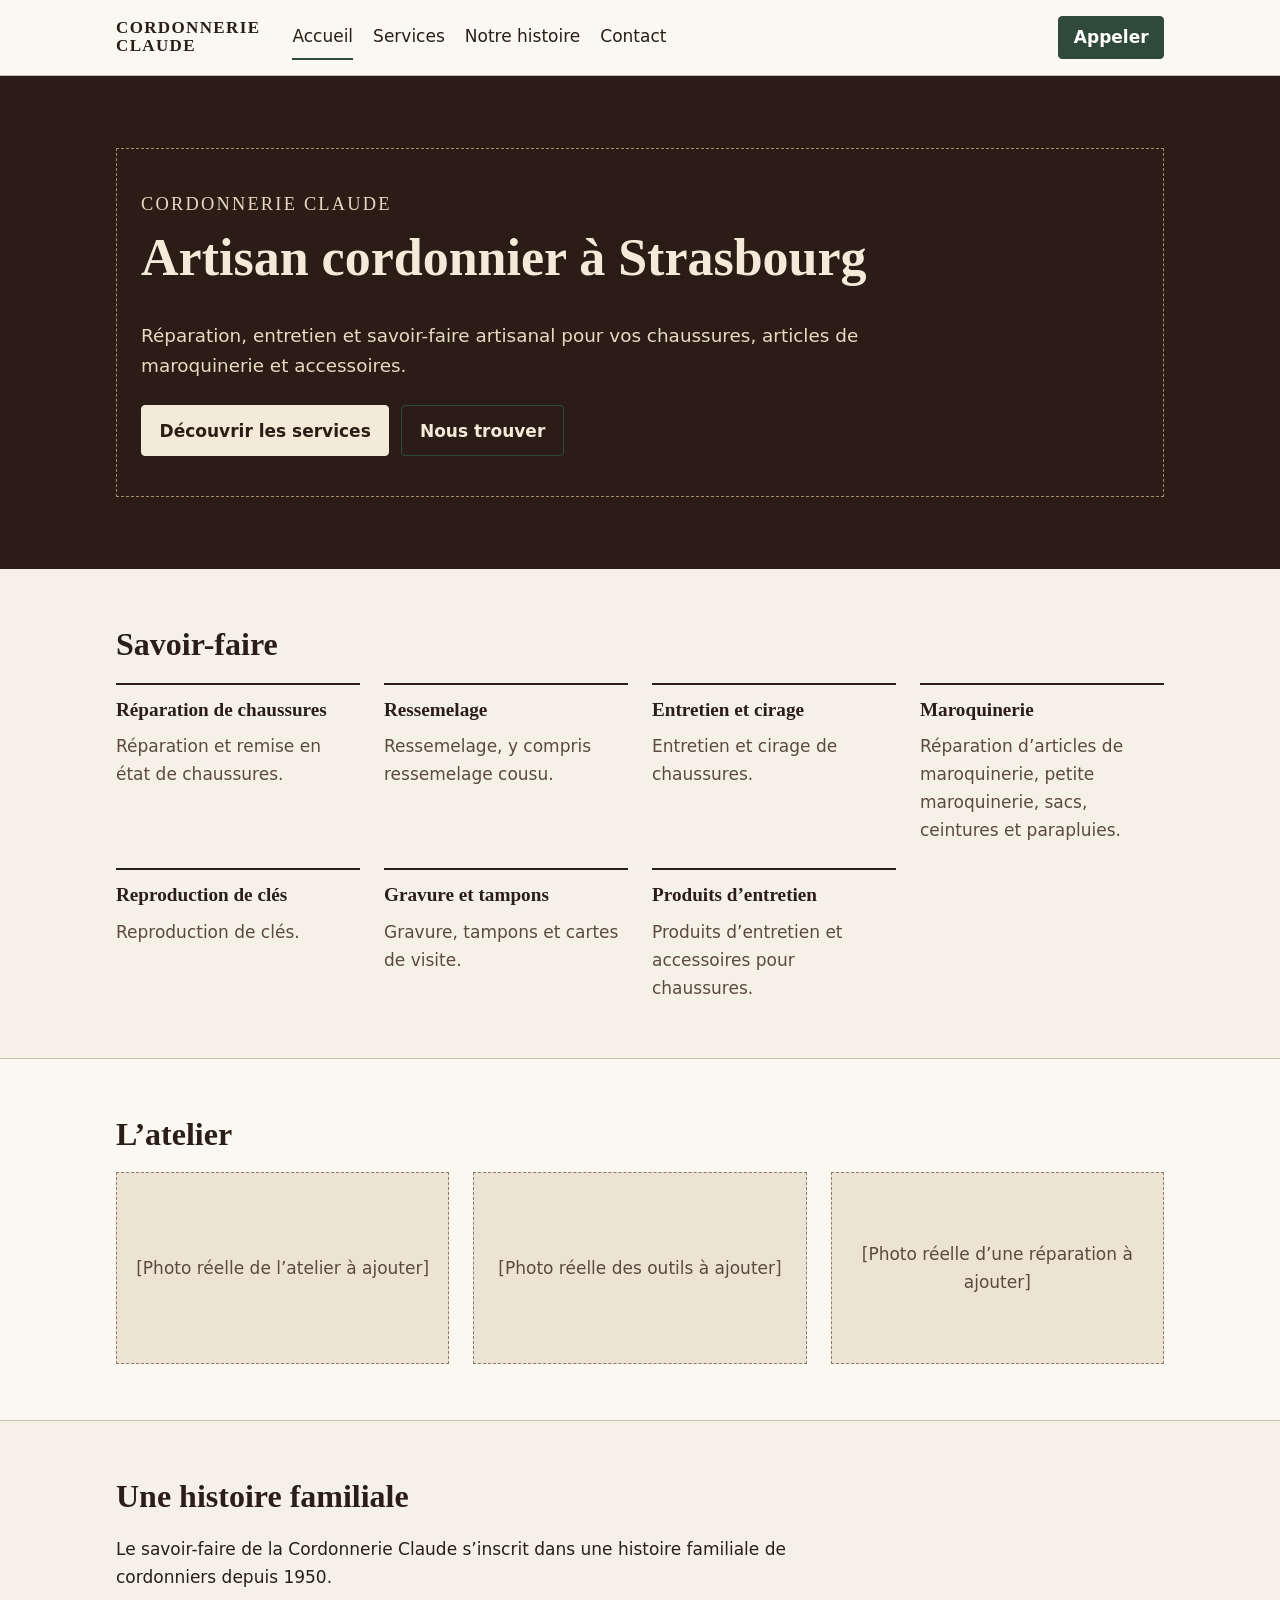
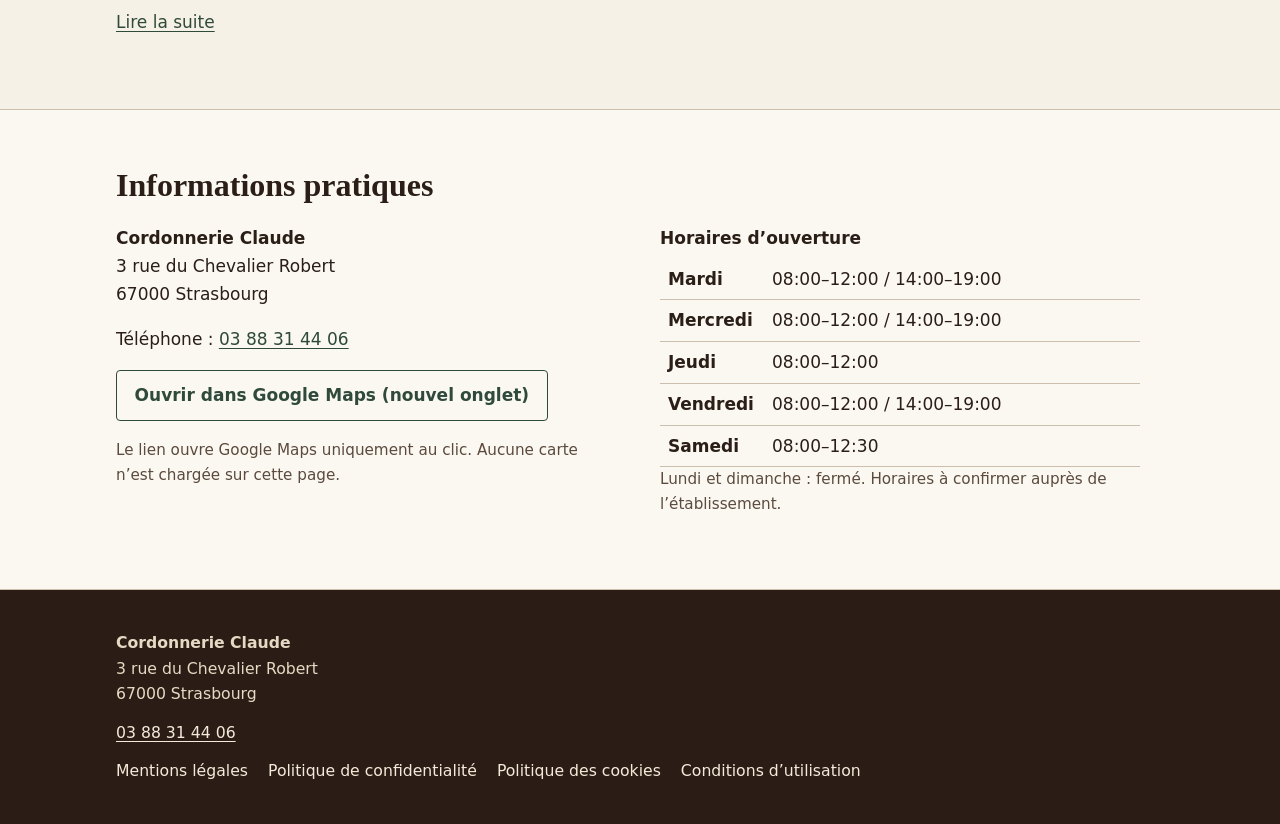
<file: index.html>
<!doctype html>
<html lang="fr"><head><meta charset="utf-8"><meta name="viewport" content="width=device-width,initial-scale=1">
<title>Cordonnerie Claude | Cordonnier à Strasbourg</title><meta name="description" content="Cordonnerie Claude, artisan cordonnier à Strasbourg : réparation de chaussures, ressemelage, maroquinerie, clés et gravure."><meta name='robots' content='noindex, nofollow'>
<link rel="canonical" href="https://DOMAINE-A-CONFIGURER.example/"><link rel="icon" href="favicon.svg" type="image/svg+xml">
<meta property="og:type" content="website"><meta property="og:locale" content="fr_FR"><meta property="og:site_name" content="Cordonnerie Claude">
<meta property="og:title" content="Cordonnerie Claude | Cordonnier à Strasbourg"><meta property="og:description" content="Cordonnerie Claude, artisan cordonnier à Strasbourg : réparation de chaussures, ressemelage, maroquinerie, clés et gravure."><meta property="og:url" content="https://DOMAINE-A-CONFIGURER.example/">
<link rel="stylesheet" href="style.css"><script type='application/ld+json'>{"@context":"https://schema.org","@type":"LocalBusiness","name":"Cordonnerie Claude","telephone":"+33388314406","address":{"@type":"PostalAddress","streetAddress":"3 rue du Chevalier Robert","postalCode":"67000","addressLocality":"Strasbourg","addressCountry":"FR"}}</script></head><body>
<a class="skip" href="#contenu">Aller au contenu</a>
<header class="site"><div class="wrap"><a class="logo" href="index.html">CORDONNERIE<br>CLAUDE</a>
<nav aria-label="Navigation principale"><a href='index.html' aria-current="page">Accueil</a><a href='services.html'>Services</a><a href='histoire.html'>Notre histoire</a><a href='contact.html'>Contact</a></nav><a class="btn small" href="tel:+33388314406">Appeler</a></div></header>
<main id="contenu"><div class="hero"><div class="wrap"><div><p class="kicker">CORDONNERIE CLAUDE</p>
<h1>Artisan cordonnier à Strasbourg</h1><p>Réparation, entretien et savoir-faire artisanal pour vos chaussures, articles de maroquinerie et accessoires.</p>
<div class="actions"><a class="btn" href="services.html">Découvrir les services</a><a class="btn alt" href="#infos">Nous trouver</a></div></div></div></div>
<section><div class="wrap"><h2>Savoir-faire</h2><div class="grid"><div class='item'><h3>Réparation de chaussures</h3><p>Réparation et remise en état de chaussures.</p></div><div class='item'><h3>Ressemelage</h3><p>Ressemelage, y compris ressemelage cousu.</p></div><div class='item'><h3>Entretien et cirage</h3><p>Entretien et cirage de chaussures.</p></div><div class='item'><h3>Maroquinerie</h3><p>Réparation d’articles de maroquinerie, petite maroquinerie, sacs, ceintures et parapluies.</p></div><div class='item'><h3>Reproduction de clés</h3><p>Reproduction de clés.</p></div><div class='item'><h3>Gravure et tampons</h3><p>Gravure, tampons et cartes de visite.</p></div><div class='item'><h3>Produits d’entretien</h3><p>Produits d’entretien et accessoires pour chaussures.</p></div></div></div></section>
<section class="alt"><div class="wrap"><h2>L’atelier</h2><div class="grid">
<div class="ph" role="img" aria-label="Emplacement réservé pour une photo de l’atelier">[Photo réelle de l’atelier à ajouter]</div>
<div class="ph" role="img" aria-label="Emplacement réservé pour une photo des outils">[Photo réelle des outils à ajouter]</div>
<div class="ph" role="img" aria-label="Emplacement réservé pour une photo d’une réparation">[Photo réelle d’une réparation à ajouter]</div></div></div></section>
<section><div class="wrap"><h2>Une histoire familiale</h2><p>Le savoir-faire de la Cordonnerie Claude s’inscrit dans une histoire familiale de cordonniers depuis 1950.</p><p><a href="histoire.html">Lire la suite</a></p></div></section>
<section class='alt' id='infos'><div class='wrap'><h2>Informations pratiques</h2><div class='cols'><div><p><strong>Cordonnerie Claude</strong><br>3 rue du Chevalier Robert<br>67000 Strasbourg</p><p>Téléphone : <a href='tel:+33388314406'>03 88 31 44 06</a></p><p><a class='btn alt' href='https://www.google.com/maps/search/?api=1&query=3+rue+du+Chevalier+Robert+67000+Strasbourg' target='_blank' rel='noopener noreferrer'>Ouvrir dans Google Maps (nouvel onglet)</a></p><p class='note'>Le lien ouvre Google Maps uniquement au clic. Aucune carte n’est chargée sur cette page.</p></div><div><table><caption>Horaires d’ouverture</caption><tbody><tr><th scope='row'>Mardi</th><td>08:00–12:00 / 14:00–19:00</td></tr><tr><th scope='row'>Mercredi</th><td>08:00–12:00 / 14:00–19:00</td></tr><tr><th scope='row'>Jeudi</th><td>08:00–12:00</td></tr><tr><th scope='row'>Vendredi</th><td>08:00–12:00 / 14:00–19:00</td></tr><tr><th scope='row'>Samedi</th><td>08:00–12:30</td></tr></tbody></table><p class='note'>Lundi et dimanche : fermé. Horaires à confirmer auprès de l’établissement.</p></div></div></div></section></main>
<footer class="site"><div class="wrap"><p><strong>Cordonnerie Claude</strong><br>3 rue du Chevalier Robert<br>67000 Strasbourg</p>
<p><a href="tel:+33388314406">03 88 31 44 06</a></p><nav aria-label="Informations légales"><ul><li><a href='mentions-legales.html'>Mentions légales</a></li><li><a href='politique-confidentialite.html'>Politique de confidentialité</a></li><li><a href='politique-cookies.html'>Politique des cookies</a></li><li><a href='conditions-utilisation.html'>Conditions d’utilisation</a></li></ul></nav></div></footer></body></html>
</file>
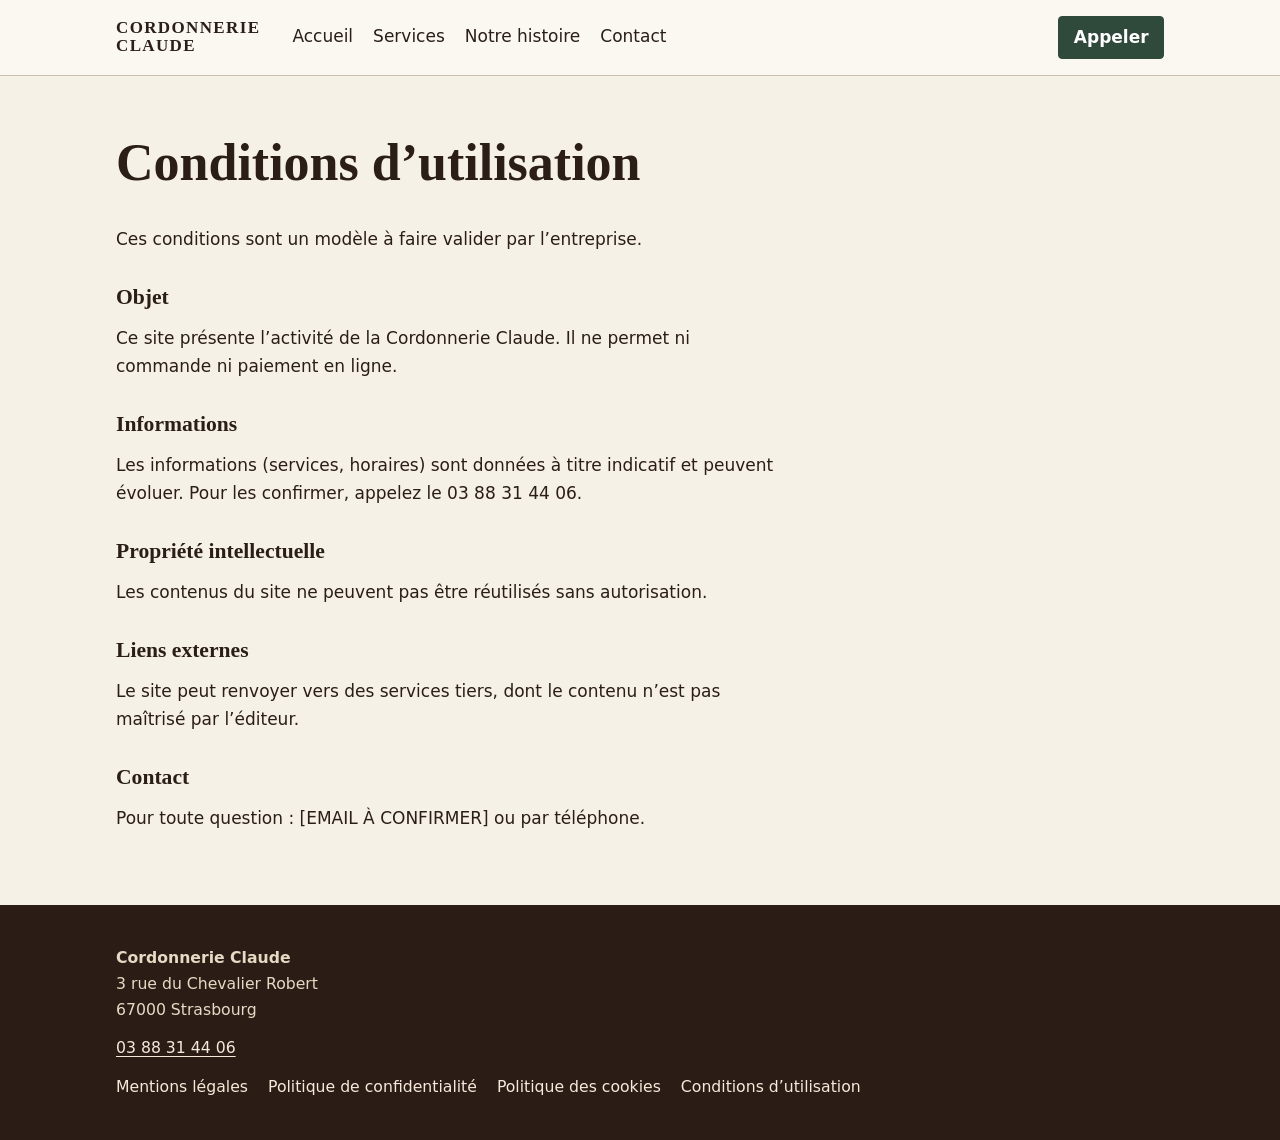
<file: conditions-utilisation.html>
<!doctype html>
<html lang="fr"><head><meta charset="utf-8"><meta name="viewport" content="width=device-width,initial-scale=1">
<title>Conditions d’utilisation | Cordonnerie Claude</title><meta name="description" content="Conditions d’utilisation du site de la Cordonnerie Claude."><meta name='robots' content='noindex, nofollow'>
<link rel="canonical" href="https://DOMAINE-A-CONFIGURER.example/conditions-utilisation/"><link rel="icon" href="favicon.svg" type="image/svg+xml">
<meta property="og:type" content="website"><meta property="og:locale" content="fr_FR"><meta property="og:site_name" content="Cordonnerie Claude">
<meta property="og:title" content="Conditions d’utilisation | Cordonnerie Claude"><meta property="og:description" content="Conditions d’utilisation du site de la Cordonnerie Claude."><meta property="og:url" content="https://DOMAINE-A-CONFIGURER.example/conditions-utilisation/">
<link rel="stylesheet" href="style.css"></head><body>
<a class="skip" href="#contenu">Aller au contenu</a>
<header class="site"><div class="wrap"><a class="logo" href="index.html">CORDONNERIE<br>CLAUDE</a>
<nav aria-label="Navigation principale"><a href='index.html'>Accueil</a><a href='services.html'>Services</a><a href='histoire.html'>Notre histoire</a><a href='contact.html'>Contact</a></nav><a class="btn small" href="tel:+33388314406">Appeler</a></div></header>
<main id="contenu"><section class='legal'><div class='wrap'><h1>Conditions d’utilisation</h1><p>Ces conditions sont un modèle à faire valider par l’entreprise.</p><h2>Objet</h2><p>Ce site présente l’activité de la Cordonnerie Claude. Il ne permet ni commande ni paiement en ligne.</p><h2>Informations</h2><p>Les informations (services, horaires) sont données à titre indicatif et peuvent évoluer. Pour les confirmer, appelez le 03 88 31 44 06.</p><h2>Propriété intellectuelle</h2><p>Les contenus du site ne peuvent pas être réutilisés sans autorisation.</p><h2>Liens externes</h2><p>Le site peut renvoyer vers des services tiers, dont le contenu n’est pas maîtrisé par l’éditeur.</p><h2>Contact</h2><p>Pour toute question : [EMAIL À CONFIRMER] ou par téléphone.</p></div></section></main>
<footer class="site"><div class="wrap"><p><strong>Cordonnerie Claude</strong><br>3 rue du Chevalier Robert<br>67000 Strasbourg</p>
<p><a href="tel:+33388314406">03 88 31 44 06</a></p><nav aria-label="Informations légales"><ul><li><a href='mentions-legales.html'>Mentions légales</a></li><li><a href='politique-confidentialite.html'>Politique de confidentialité</a></li><li><a href='politique-cookies.html'>Politique des cookies</a></li><li><a href='conditions-utilisation.html'>Conditions d’utilisation</a></li></ul></nav></div></footer></body></html>
</file>
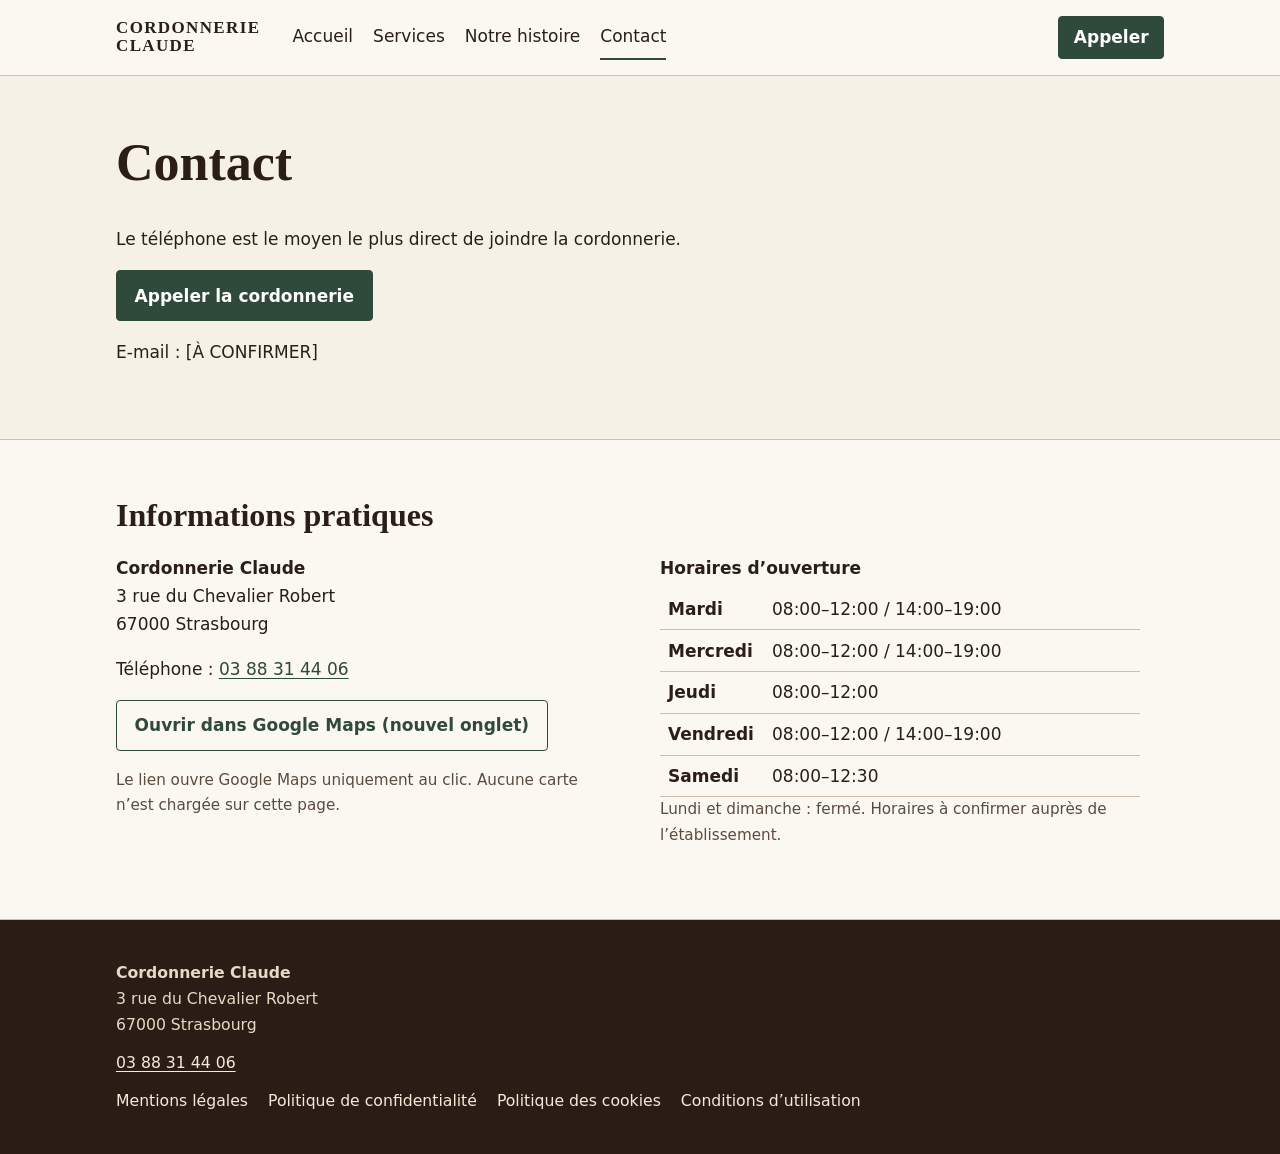
<file: contact.html>
<!doctype html>
<html lang="fr"><head><meta charset="utf-8"><meta name="viewport" content="width=device-width,initial-scale=1">
<title>Contact et horaires | Cordonnerie Claude, Strasbourg</title><meta name="description" content="Adresse, téléphone et horaires de la Cordonnerie Claude, 3 rue du Chevalier Robert à Strasbourg."><meta name='robots' content='noindex, nofollow'>
<link rel="canonical" href="https://DOMAINE-A-CONFIGURER.example/contact/"><link rel="icon" href="favicon.svg" type="image/svg+xml">
<meta property="og:type" content="website"><meta property="og:locale" content="fr_FR"><meta property="og:site_name" content="Cordonnerie Claude">
<meta property="og:title" content="Contact et horaires | Cordonnerie Claude, Strasbourg"><meta property="og:description" content="Adresse, téléphone et horaires de la Cordonnerie Claude, 3 rue du Chevalier Robert à Strasbourg."><meta property="og:url" content="https://DOMAINE-A-CONFIGURER.example/contact/">
<link rel="stylesheet" href="style.css"></head><body>
<a class="skip" href="#contenu">Aller au contenu</a>
<header class="site"><div class="wrap"><a class="logo" href="index.html">CORDONNERIE<br>CLAUDE</a>
<nav aria-label="Navigation principale"><a href='index.html'>Accueil</a><a href='services.html'>Services</a><a href='histoire.html'>Notre histoire</a><a href='contact.html' aria-current="page">Contact</a></nav><a class="btn small" href="tel:+33388314406">Appeler</a></div></header>
<main id="contenu"><section><div class='wrap'><h1>Contact</h1><p>Le téléphone est le moyen le plus direct de joindre la cordonnerie.</p><p><a class='btn' href='tel:+33388314406'>Appeler la cordonnerie</a></p><p>E-mail : [À CONFIRMER]</p></div></section><section class='alt' id='infos'><div class='wrap'><h2>Informations pratiques</h2><div class='cols'><div><p><strong>Cordonnerie Claude</strong><br>3 rue du Chevalier Robert<br>67000 Strasbourg</p><p>Téléphone : <a href='tel:+33388314406'>03 88 31 44 06</a></p><p><a class='btn alt' href='https://www.google.com/maps/search/?api=1&query=3+rue+du+Chevalier+Robert+67000+Strasbourg' target='_blank' rel='noopener noreferrer'>Ouvrir dans Google Maps (nouvel onglet)</a></p><p class='note'>Le lien ouvre Google Maps uniquement au clic. Aucune carte n’est chargée sur cette page.</p></div><div><table><caption>Horaires d’ouverture</caption><tbody><tr><th scope='row'>Mardi</th><td>08:00–12:00 / 14:00–19:00</td></tr><tr><th scope='row'>Mercredi</th><td>08:00–12:00 / 14:00–19:00</td></tr><tr><th scope='row'>Jeudi</th><td>08:00–12:00</td></tr><tr><th scope='row'>Vendredi</th><td>08:00–12:00 / 14:00–19:00</td></tr><tr><th scope='row'>Samedi</th><td>08:00–12:30</td></tr></tbody></table><p class='note'>Lundi et dimanche : fermé. Horaires à confirmer auprès de l’établissement.</p></div></div></div></section></main>
<footer class="site"><div class="wrap"><p><strong>Cordonnerie Claude</strong><br>3 rue du Chevalier Robert<br>67000 Strasbourg</p>
<p><a href="tel:+33388314406">03 88 31 44 06</a></p><nav aria-label="Informations légales"><ul><li><a href='mentions-legales.html'>Mentions légales</a></li><li><a href='politique-confidentialite.html'>Politique de confidentialité</a></li><li><a href='politique-cookies.html'>Politique des cookies</a></li><li><a href='conditions-utilisation.html'>Conditions d’utilisation</a></li></ul></nav></div></footer></body></html>
</file>
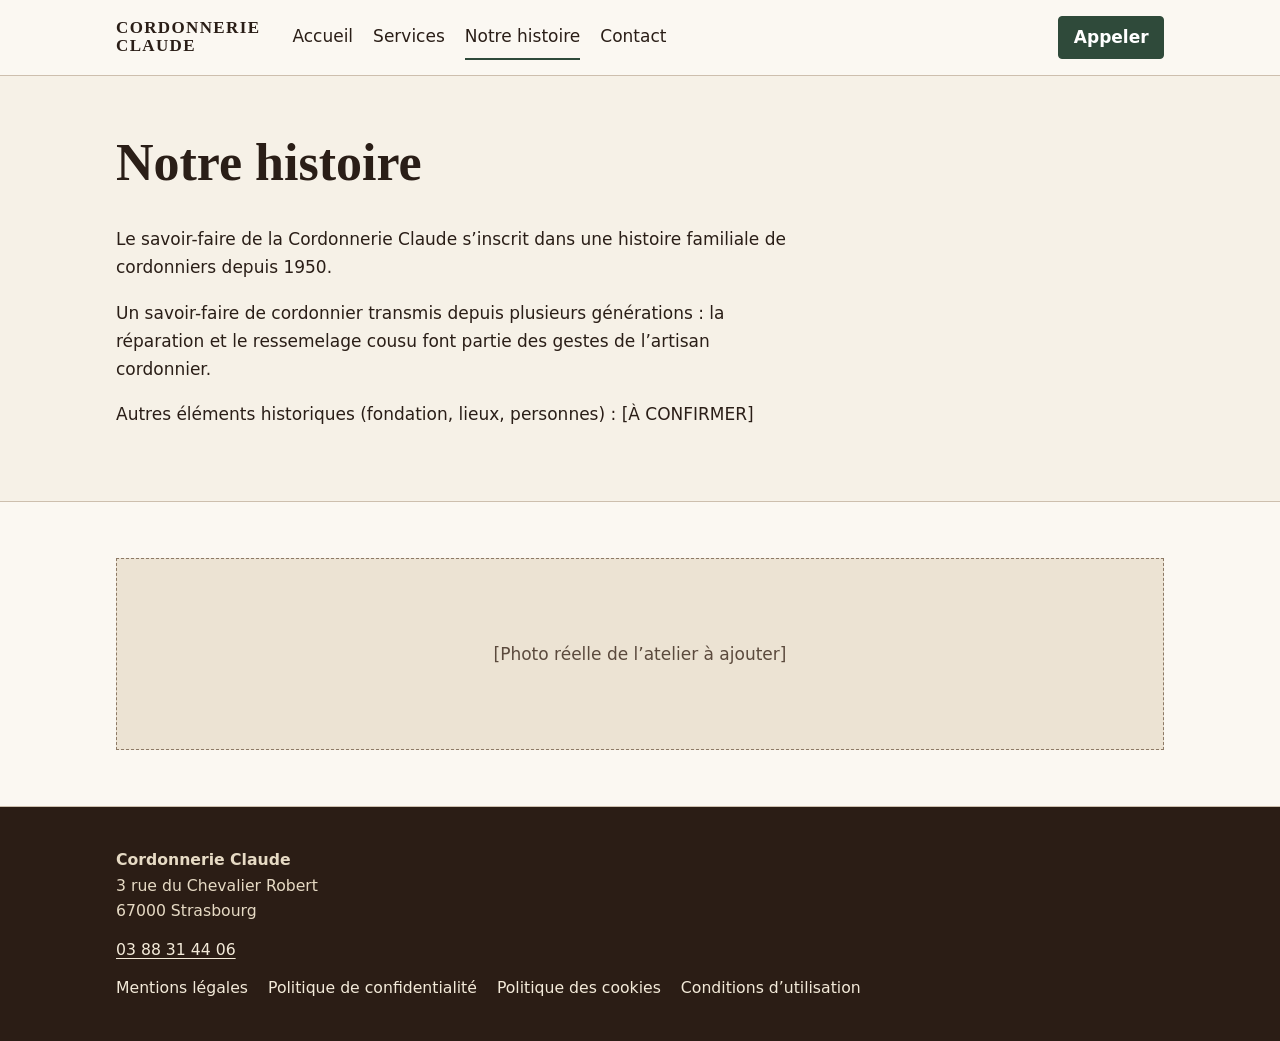
<file: histoire.html>
<!doctype html>
<html lang="fr"><head><meta charset="utf-8"><meta name="viewport" content="width=device-width,initial-scale=1">
<title>Notre histoire | Cordonnerie Claude, Strasbourg</title><meta name="description" content="Un savoir-faire de cordonnier transmis depuis plusieurs générations, à Strasbourg."><meta name='robots' content='noindex, nofollow'>
<link rel="canonical" href="https://DOMAINE-A-CONFIGURER.example/histoire/"><link rel="icon" href="favicon.svg" type="image/svg+xml">
<meta property="og:type" content="website"><meta property="og:locale" content="fr_FR"><meta property="og:site_name" content="Cordonnerie Claude">
<meta property="og:title" content="Notre histoire | Cordonnerie Claude, Strasbourg"><meta property="og:description" content="Un savoir-faire de cordonnier transmis depuis plusieurs générations, à Strasbourg."><meta property="og:url" content="https://DOMAINE-A-CONFIGURER.example/histoire/">
<link rel="stylesheet" href="style.css"></head><body>
<a class="skip" href="#contenu">Aller au contenu</a>
<header class="site"><div class="wrap"><a class="logo" href="index.html">CORDONNERIE<br>CLAUDE</a>
<nav aria-label="Navigation principale"><a href='index.html'>Accueil</a><a href='services.html'>Services</a><a href='histoire.html' aria-current="page">Notre histoire</a><a href='contact.html'>Contact</a></nav><a class="btn small" href="tel:+33388314406">Appeler</a></div></header>
<main id="contenu"><section><div class='wrap'><h1>Notre histoire</h1><p>Le savoir-faire de la Cordonnerie Claude s’inscrit dans une histoire familiale de cordonniers depuis 1950.</p><p>Un savoir-faire de cordonnier transmis depuis plusieurs générations : la réparation et le ressemelage cousu font partie des gestes de l’artisan cordonnier.</p><p>Autres éléments historiques (fondation, lieux, personnes) : [À CONFIRMER]</p></div></section><section class='alt'><div class='wrap'><div class='ph' role='img' aria-label='Emplacement réservé pour une photo'>[Photo réelle de l’atelier à ajouter]</div></div></section></main>
<footer class="site"><div class="wrap"><p><strong>Cordonnerie Claude</strong><br>3 rue du Chevalier Robert<br>67000 Strasbourg</p>
<p><a href="tel:+33388314406">03 88 31 44 06</a></p><nav aria-label="Informations légales"><ul><li><a href='mentions-legales.html'>Mentions légales</a></li><li><a href='politique-confidentialite.html'>Politique de confidentialité</a></li><li><a href='politique-cookies.html'>Politique des cookies</a></li><li><a href='conditions-utilisation.html'>Conditions d’utilisation</a></li></ul></nav></div></footer></body></html>
</file>
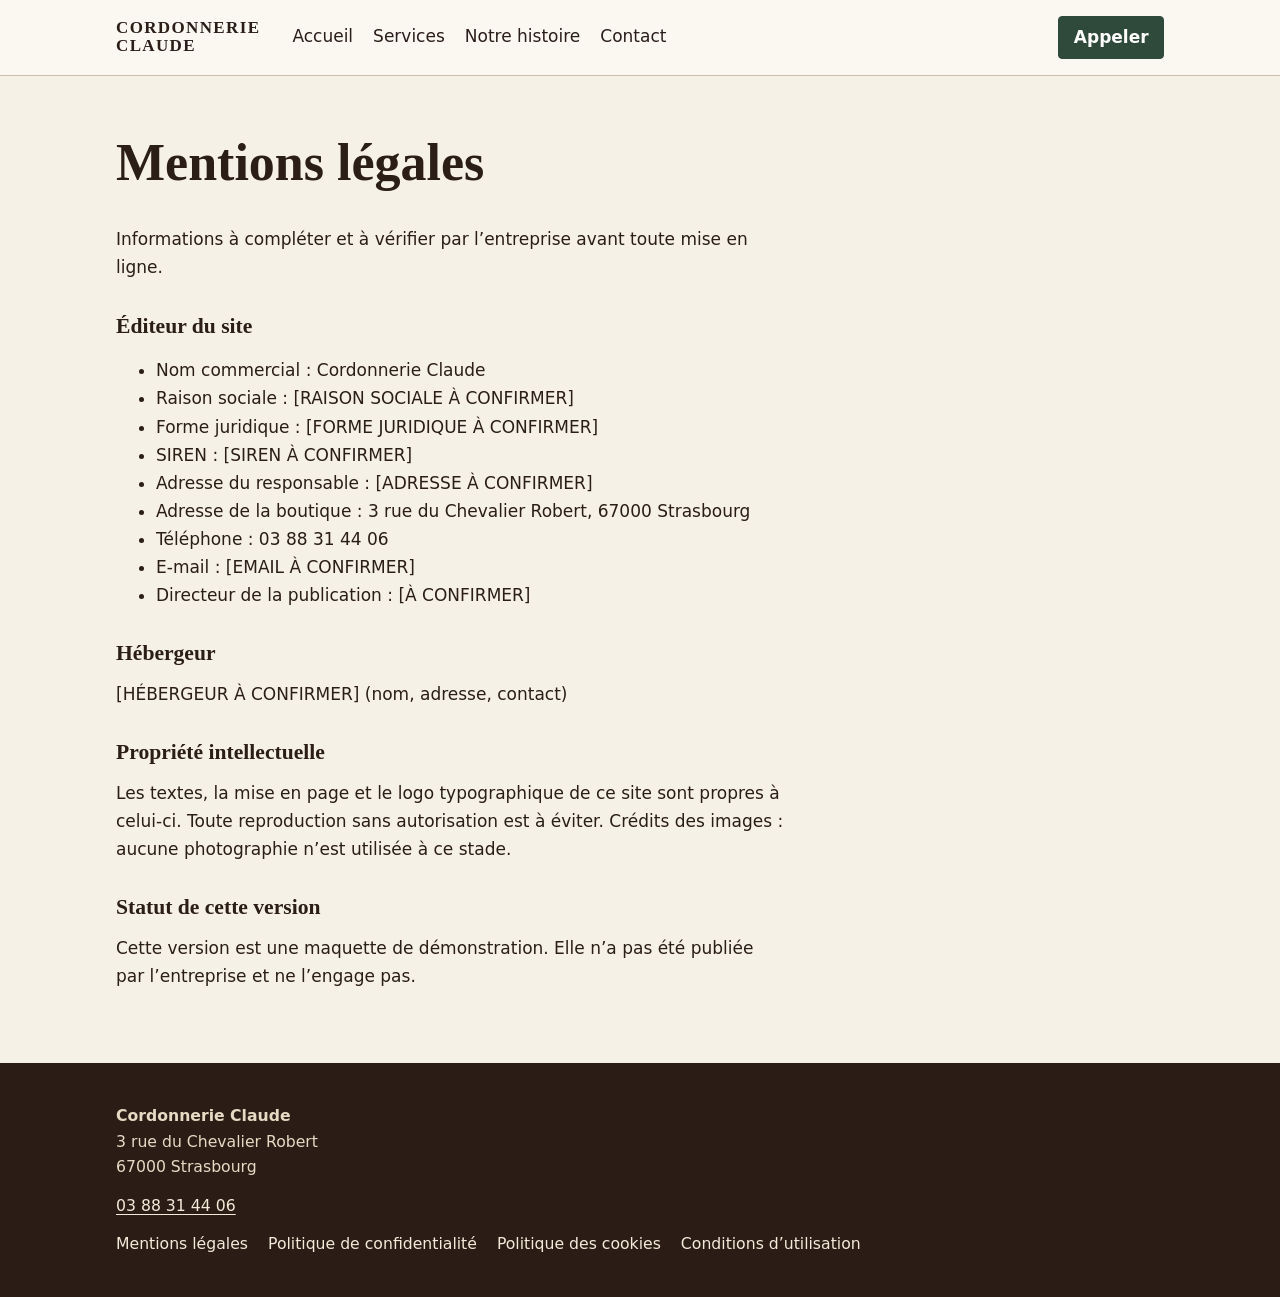
<file: mentions-legales.html>
<!doctype html>
<html lang="fr"><head><meta charset="utf-8"><meta name="viewport" content="width=device-width,initial-scale=1">
<title>Mentions légales | Cordonnerie Claude</title><meta name="description" content="Mentions légales de la Cordonnerie Claude."><meta name='robots' content='noindex, nofollow'>
<link rel="canonical" href="https://DOMAINE-A-CONFIGURER.example/mentions-legales/"><link rel="icon" href="favicon.svg" type="image/svg+xml">
<meta property="og:type" content="website"><meta property="og:locale" content="fr_FR"><meta property="og:site_name" content="Cordonnerie Claude">
<meta property="og:title" content="Mentions légales | Cordonnerie Claude"><meta property="og:description" content="Mentions légales de la Cordonnerie Claude."><meta property="og:url" content="https://DOMAINE-A-CONFIGURER.example/mentions-legales/">
<link rel="stylesheet" href="style.css"></head><body>
<a class="skip" href="#contenu">Aller au contenu</a>
<header class="site"><div class="wrap"><a class="logo" href="index.html">CORDONNERIE<br>CLAUDE</a>
<nav aria-label="Navigation principale"><a href='index.html'>Accueil</a><a href='services.html'>Services</a><a href='histoire.html'>Notre histoire</a><a href='contact.html'>Contact</a></nav><a class="btn small" href="tel:+33388314406">Appeler</a></div></header>
<main id="contenu"><section class='legal'><div class='wrap'><h1>Mentions légales</h1><p>Informations à compléter et à vérifier par l’entreprise avant toute mise en ligne.</p><h2>Éditeur du site</h2><ul><li>Nom commercial : Cordonnerie Claude</li><li>Raison sociale : [RAISON SOCIALE À CONFIRMER]</li><li>Forme juridique : [FORME JURIDIQUE À CONFIRMER]</li><li>SIREN : [SIREN À CONFIRMER]</li><li>Adresse du responsable : [ADRESSE À CONFIRMER]</li><li>Adresse de la boutique : 3 rue du Chevalier Robert, 67000 Strasbourg</li><li>Téléphone : 03 88 31 44 06</li><li>E-mail : [EMAIL À CONFIRMER]</li><li>Directeur de la publication : [À CONFIRMER]</li></ul><h2>Hébergeur</h2><p>[HÉBERGEUR À CONFIRMER] (nom, adresse, contact)</p><h2>Propriété intellectuelle</h2><p>Les textes, la mise en page et le logo typographique de ce site sont propres à celui-ci. Toute reproduction sans autorisation est à éviter. Crédits des images : aucune photographie n’est utilisée à ce stade.</p><h2>Statut de cette version</h2><p>Cette version est une maquette de démonstration. Elle n’a pas été publiée par l’entreprise et ne l’engage pas.</p></div></section></main>
<footer class="site"><div class="wrap"><p><strong>Cordonnerie Claude</strong><br>3 rue du Chevalier Robert<br>67000 Strasbourg</p>
<p><a href="tel:+33388314406">03 88 31 44 06</a></p><nav aria-label="Informations légales"><ul><li><a href='mentions-legales.html'>Mentions légales</a></li><li><a href='politique-confidentialite.html'>Politique de confidentialité</a></li><li><a href='politique-cookies.html'>Politique des cookies</a></li><li><a href='conditions-utilisation.html'>Conditions d’utilisation</a></li></ul></nav></div></footer></body></html>
</file>
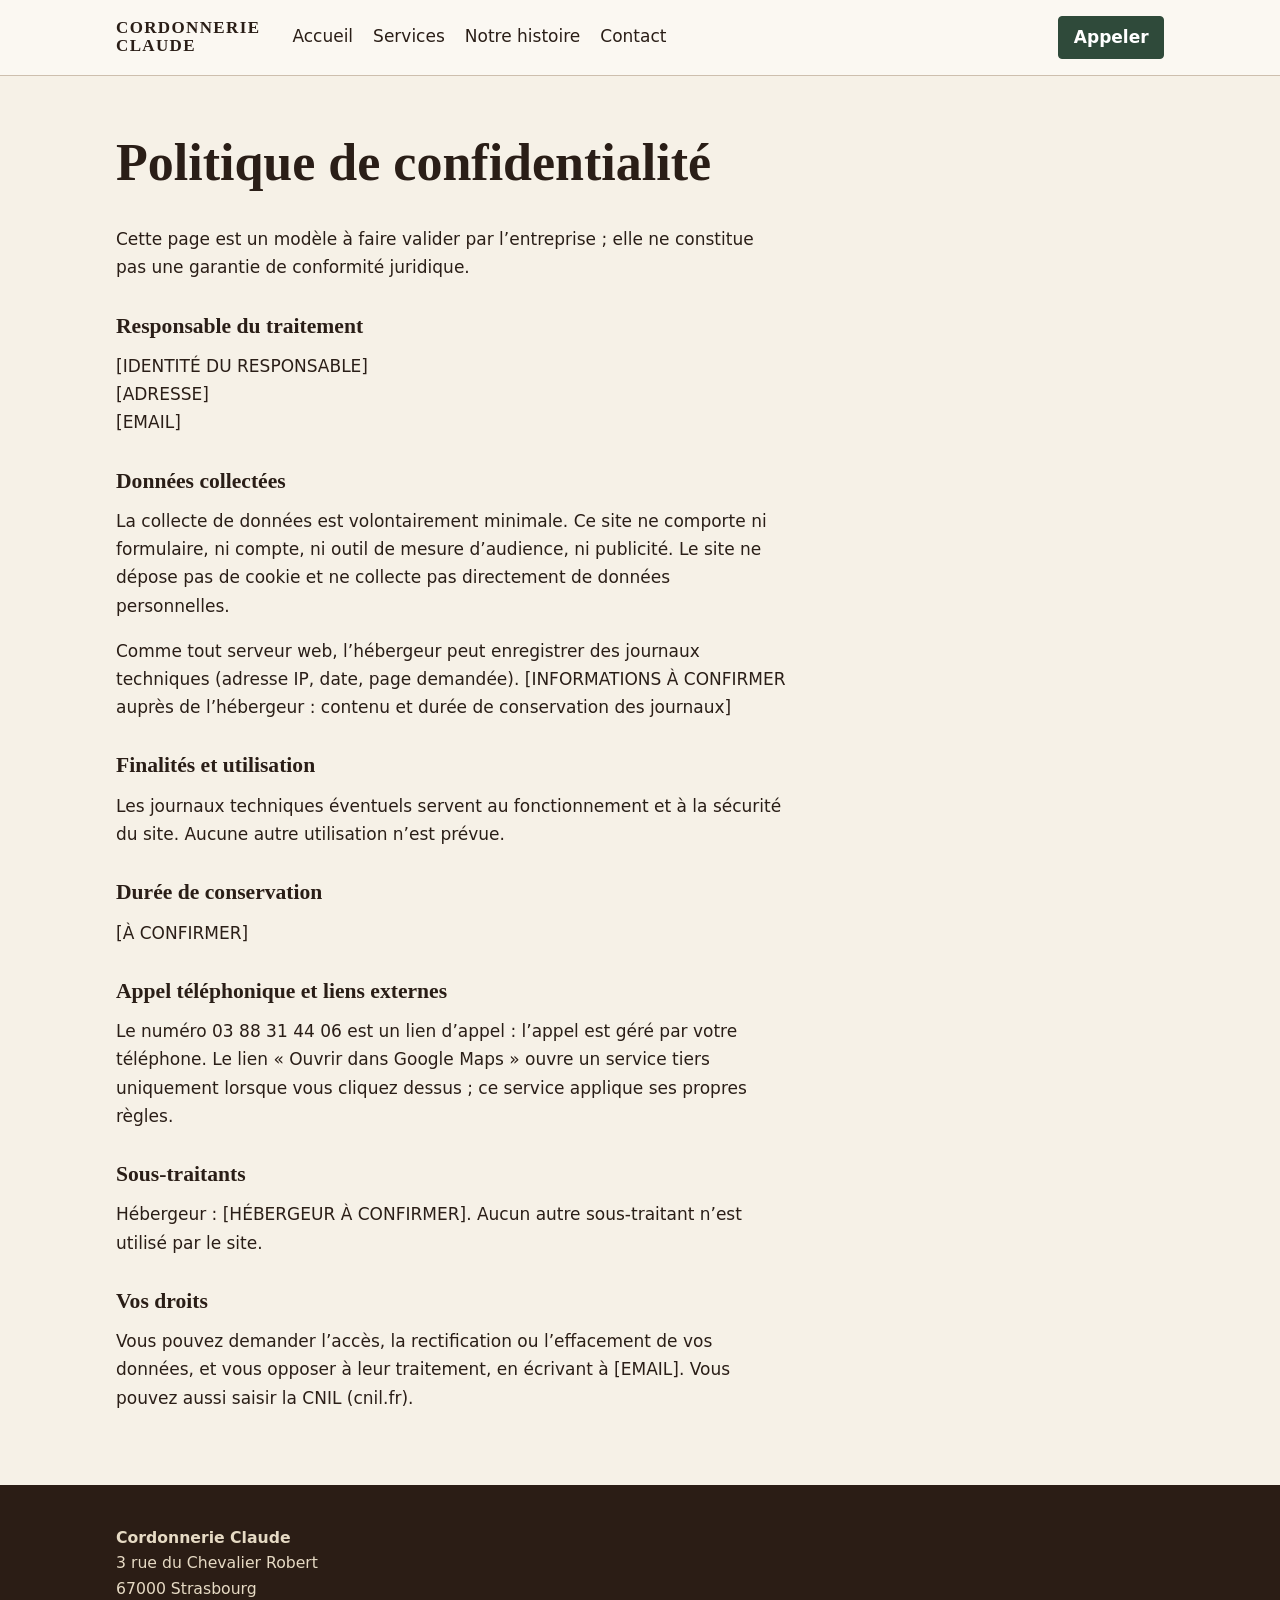
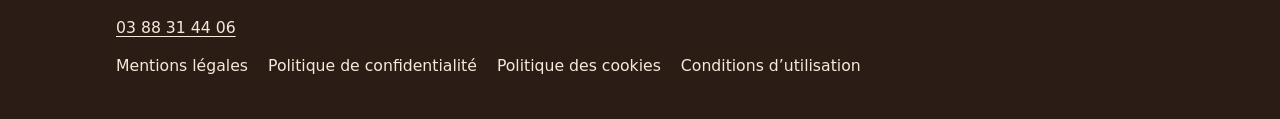
<file: politique-confidentialite.html>
<!doctype html>
<html lang="fr"><head><meta charset="utf-8"><meta name="viewport" content="width=device-width,initial-scale=1">
<title>Politique de confidentialité | Cordonnerie Claude</title><meta name="description" content="Politique de confidentialité de la Cordonnerie Claude."><meta name='robots' content='noindex, nofollow'>
<link rel="canonical" href="https://DOMAINE-A-CONFIGURER.example/politique-confidentialite/"><link rel="icon" href="favicon.svg" type="image/svg+xml">
<meta property="og:type" content="website"><meta property="og:locale" content="fr_FR"><meta property="og:site_name" content="Cordonnerie Claude">
<meta property="og:title" content="Politique de confidentialité | Cordonnerie Claude"><meta property="og:description" content="Politique de confidentialité de la Cordonnerie Claude."><meta property="og:url" content="https://DOMAINE-A-CONFIGURER.example/politique-confidentialite/">
<link rel="stylesheet" href="style.css"></head><body>
<a class="skip" href="#contenu">Aller au contenu</a>
<header class="site"><div class="wrap"><a class="logo" href="index.html">CORDONNERIE<br>CLAUDE</a>
<nav aria-label="Navigation principale"><a href='index.html'>Accueil</a><a href='services.html'>Services</a><a href='histoire.html'>Notre histoire</a><a href='contact.html'>Contact</a></nav><a class="btn small" href="tel:+33388314406">Appeler</a></div></header>
<main id="contenu"><section class='legal'><div class='wrap'><h1>Politique de confidentialité</h1><p>Cette page est un modèle à faire valider par l’entreprise ; elle ne constitue pas une garantie de conformité juridique.</p><h2>Responsable du traitement</h2><p>[IDENTITÉ DU RESPONSABLE]<br>[ADRESSE]<br>[EMAIL]</p><h2>Données collectées</h2><p>La collecte de données est volontairement minimale. Ce site ne comporte ni formulaire, ni compte, ni outil de mesure d’audience, ni publicité. Le site ne dépose pas de cookie et ne collecte pas directement de données personnelles.</p><p>Comme tout serveur web, l’hébergeur peut enregistrer des journaux techniques (adresse IP, date, page demandée). [INFORMATIONS À CONFIRMER auprès de l’hébergeur : contenu et durée de conservation des journaux]</p><h2>Finalités et utilisation</h2><p>Les journaux techniques éventuels servent au fonctionnement et à la sécurité du site. Aucune autre utilisation n’est prévue.</p><h2>Durée de conservation</h2><p>[À CONFIRMER]</p><h2>Appel téléphonique et liens externes</h2><p>Le numéro 03 88 31 44 06 est un lien d’appel : l’appel est géré par votre téléphone. Le lien « Ouvrir dans Google Maps » ouvre un service tiers uniquement lorsque vous cliquez dessus ; ce service applique ses propres règles.</p><h2>Sous-traitants</h2><p>Hébergeur : [HÉBERGEUR À CONFIRMER]. Aucun autre sous-traitant n’est utilisé par le site.</p><h2>Vos droits</h2><p>Vous pouvez demander l’accès, la rectification ou l’effacement de vos données, et vous opposer à leur traitement, en écrivant à [EMAIL]. Vous pouvez aussi saisir la CNIL (cnil.fr).</p></div></section></main>
<footer class="site"><div class="wrap"><p><strong>Cordonnerie Claude</strong><br>3 rue du Chevalier Robert<br>67000 Strasbourg</p>
<p><a href="tel:+33388314406">03 88 31 44 06</a></p><nav aria-label="Informations légales"><ul><li><a href='mentions-legales.html'>Mentions légales</a></li><li><a href='politique-confidentialite.html'>Politique de confidentialité</a></li><li><a href='politique-cookies.html'>Politique des cookies</a></li><li><a href='conditions-utilisation.html'>	Conditions d’utilisation</a></li></ul></nav></div></footer></body></html>
</file>
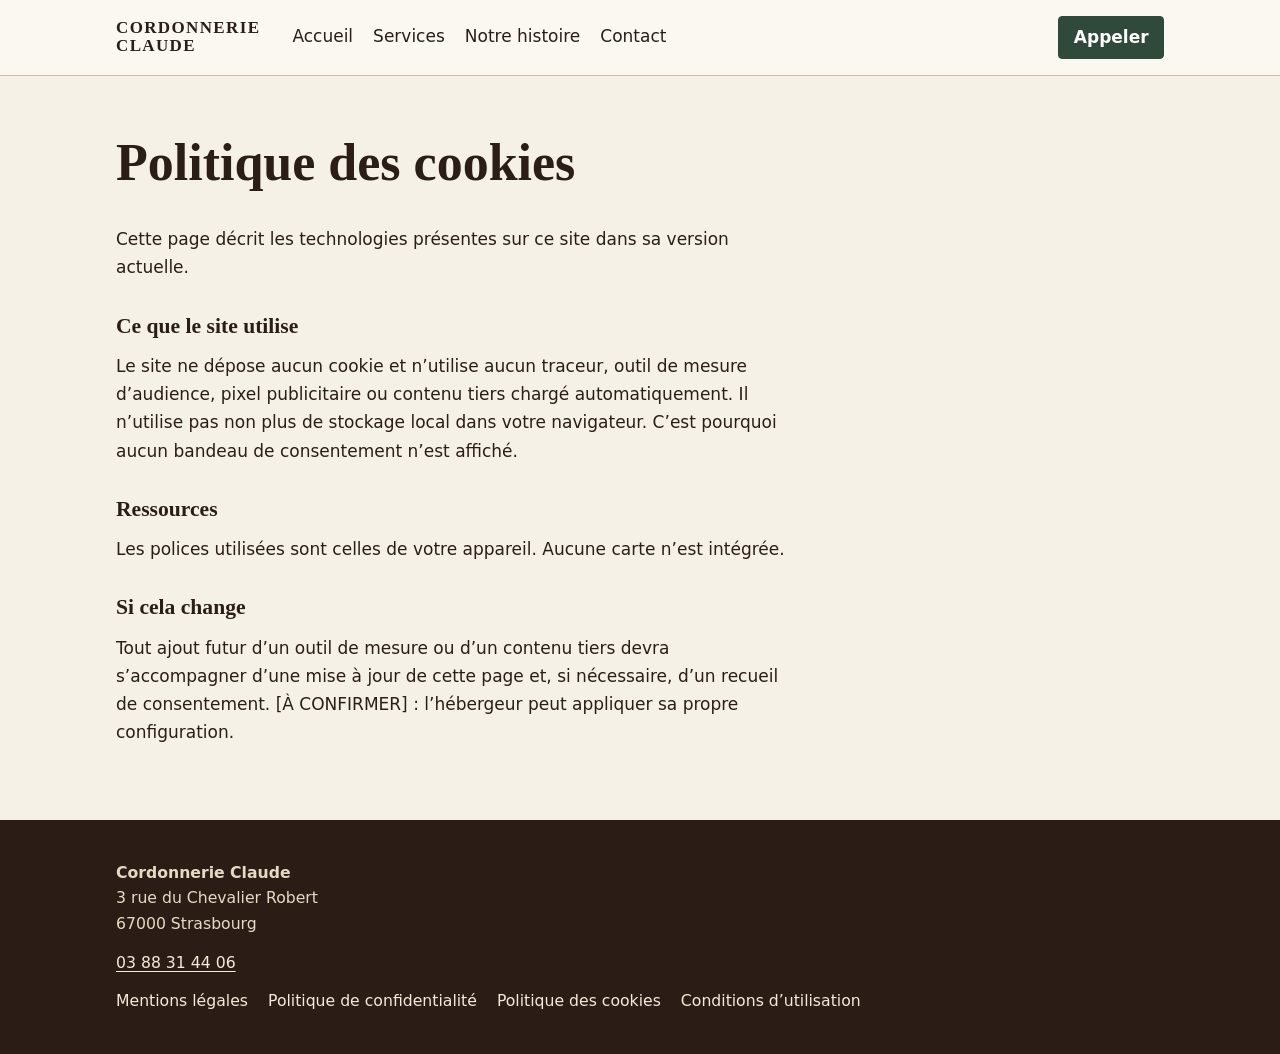
<file: politique-cookies.html>
<!doctype html>
<html lang="fr"><head><meta charset="utf-8"><meta name="viewport" content="width=device-width,initial-scale=1">
<title>Politique des cookies | Cordonnerie Claude</title><meta name="description" content="Politique des cookies de la Cordonnerie Claude."><meta name='robots' content='noindex, nofollow'>
<link rel="canonical" href="https://DOMAINE-A-CONFIGURER.example/politique-cookies/"><link rel="icon" href="favicon.svg" type="image/svg+xml">
<meta property="og:type" content="website"><meta property="og:locale" content="fr_FR"><meta property="og:site_name" content="Cordonnerie Claude">
<meta property="og:title" content="Politique des cookies | Cordonnerie Claude"><meta property="og:description" content="Politique des cookies de la Cordonnerie Claude."><meta property="og:url" content="https://DOMAINE-A-CONFIGURER.example/politique-cookies/">
<link rel="stylesheet" href="style.css"></head><body>
<a class="skip" href="#contenu">Aller au contenu</a>
<header class="site"><div class="wrap"><a class="logo" href="index.html">CORDONNERIE<br>CLAUDE</a>
<nav aria-label="Navigation principale"><a href='index.html'>Accueil</a><a href='services.html'>Services</a><a href='histoire.html'>Notre histoire</a><a href='contact.html'>Contact</a></nav><a class="btn small" href="tel:+33388314406">Appeler</a></div></header>
<main id="contenu"><section class='legal'><div class='wrap'><h1>Politique des cookies</h1><p>Cette page décrit les technologies présentes sur ce site dans sa version actuelle.</p><h2>Ce que le site utilise</h2><p>Le site ne dépose aucun cookie et n’utilise aucun traceur, outil de mesure d’audience, pixel publicitaire ou contenu tiers chargé automatiquement. Il n’utilise pas non plus de stockage local dans votre navigateur. C’est pourquoi aucun bandeau de consentement n’est affiché.</p><h2>Ressources</h2><p>Les polices utilisées sont celles de votre appareil. Aucune carte n’est intégrée.</p><h2>Si cela change</h2><p>Tout ajout futur d’un outil de mesure ou d’un contenu tiers devra s’accompagner d’une mise à jour de cette page et, si nécessaire, d’un recueil de consentement. [À CONFIRMER] : l’hébergeur peut appliquer sa propre configuration.</p></div></section></main>
<footer class="site"><div class="wrap"><p><strong>Cordonnerie Claude</strong><br>3 rue du Chevalier Robert<br>67000 Strasbourg</p>
<p><a href="tel:+33388314406">03 88 31 44 06</a></p><nav aria-label="Informations légales"><ul><li><a href='mentions-legales.html'>Mentions légales</a></li><li><a href='politique-confidentialite.html'>Politique de confidentialité</a></li><li><a href='politique-cookies.html'>Politique des cookies</a></li><li><a href='conditions-utilisation.html'>Conditions d’utilisation</a></li></ul></nav></div></footer></body></html>
</file>
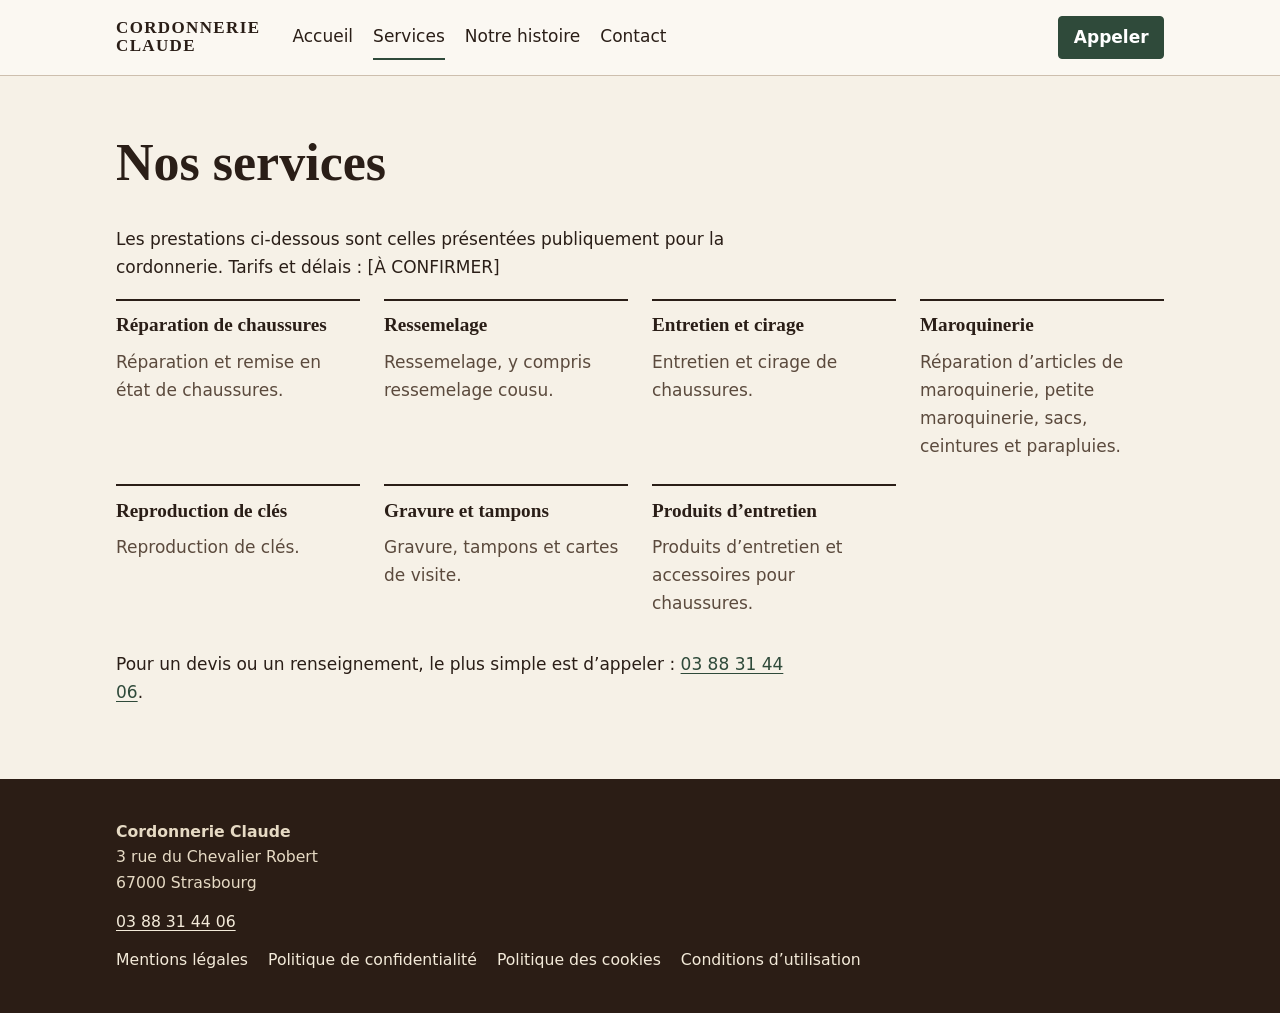
<file: services.html>
<!doctype html>
<html lang="fr"><head><meta charset="utf-8"><meta name="viewport" content="width=device-width,initial-scale=1">
<title>Services de cordonnerie à Strasbourg | Cordonnerie Claude</title><meta name="description" content="Réparation de chaussures, ressemelage, entretien, maroquinerie, reproduction de clés, gravure et tampons à Strasbourg."><meta name='robots' content='noindex, nofollow'>
<link rel="canonical" href="https://DOMAINE-A-CONFIGURER.example/services/"><link rel="icon" href="favicon.svg" type="image/svg+xml">
<meta property="og:type" content="website"><meta property="og:locale" content="fr_FR"><meta property="og:site_name" content="Cordonnerie Claude">
<meta property="og:title" content="Services de cordonnerie à Strasbourg | Cordonnerie Claude"><meta property="og:description" content="Réparation de chaussures, ressemelage, entretien, maroquinerie, reproduction de clés, gravure et tampons à Strasbourg."><meta property="og:url" content="https://DOMAINE-A-CONFIGURER.example/services/">
<link rel="stylesheet" href="style.css"></head><body>
<a class="skip" href="#contenu">Aller au contenu</a>
<header class="site"><div class="wrap"><a class="logo" href="index.html">CORDONNERIE<br>CLAUDE</a>
<nav aria-label="Navigation principale"><a href='index.html'>Accueil</a><a href='services.html' aria-current="page">Services</a><a href='histoire.html'>Notre histoire</a><a href='contact.html'>Contact</a></nav><a class="btn small" href="tel:+33388314406">Appeler</a></div></header>
<main id="contenu"><section><div class='wrap'><h1>Nos services</h1><p>Les prestations ci-dessous sont celles présentées publiquement pour la cordonnerie. Tarifs et délais : [À CONFIRMER]</p><div class='grid'><div class='item'><h3>Réparation de chaussures</h3><p>Réparation et remise en état de chaussures.</p></div><div class='item'><h3>Ressemelage</h3><p>Ressemelage, y compris ressemelage cousu.</p></div><div class='item'><h3>Entretien et cirage</h3><p>Entretien et cirage de chaussures.</p></div><div class='item'><h3>Maroquinerie</h3><p>Réparation d’articles de maroquinerie, petite maroquinerie, sacs, ceintures et parapluies.</p></div><div class='item'><h3>Reproduction de clés</h3><p>Reproduction de clés.</p></div><div class='item'><h3>Gravure et tampons</h3><p>Gravure, tampons et cartes de visite.</p></div><div class='item'><h3>Produits d’entretien</h3><p>Produits d’entretien et accessoires pour chaussures.</p></div></div><p style='margin-top:2rem'>Pour un devis ou un renseignement, le plus simple est d’appeler : <a href='tel:+33388314406'>03 88 31 44 06</a>.</p></div></section></main>
<footer class="site"><div class="wrap"><p><strong>Cordonnerie Claude</strong><br>3 rue du Chevalier Robert<br>67000 Strasbourg</p>
<p><a href="tel:+33388314406">03 88 31 44 06</a></p><nav aria-label="Informations légales"><ul><li><a href='mentions-legales.html'>Mentions légales</a></li><li><a href='politique-confidentialite.html'>Politique de confidentialité</a></li><li><a href='politique-cookies.html'>Politique des cookies</a></li><li><a href='conditions-utilisation.html'>Conditions d’utilisation</a></li></ul></nav></div></footer></body></html>
</file>
<file: style.css>
:root{--bg:#f6f1e7;--paper:#fbf8f2;--ink:#2a1e17;--muted:#5b4a3d;--dark:#2b1d15;--line:#cdbfae;--accent:#2f4a3a;--serif:"Iowan Old Style","Palatino Linotype",Palatino,Georgia,serif;--sans:system-ui,-apple-system,"Segoe UI",Roboto,Arial,sans-serif}
*{box-sizing:border-box}html{-webkit-text-size-adjust:100%}
body{margin:0;background:var(--bg);color:var(--ink);font:1.0625rem/1.65 var(--sans)}
h1,h2,h3{font-family:var(--serif);font-weight:600;line-height:1.2;margin:0 0 .6em}
h1{font-size:clamp(2rem,5vw,3.25rem)}h2{font-size:clamp(1.5rem,3vw,2rem)}h3{font-size:1.2rem}
p{margin:0 0 1em;max-width:62ch}a{color:var(--accent);text-underline-offset:3px}
a:focus-visible{outline:3px solid #b8741a;outline-offset:3px}
.skip{position:absolute;left:-999px;background:#fff;padding:.6rem 1rem;z-index:9}.skip:focus{left:.5rem;top:.5rem}
.wrap{max-width:68rem;margin:0 auto;padding:0 1.25rem}
header.site{background:var(--paper);border-bottom:1px solid var(--line)}
header.site .wrap{display:flex;flex-wrap:wrap;align-items:center;gap:.75rem 2rem;padding-top:.9rem;padding-bottom:.9rem}
.logo{font-family:var(--serif);font-weight:700;letter-spacing:.08em;color:var(--ink);text-decoration:none;line-height:1.1}
nav{display:flex;flex-wrap:wrap;gap:.25rem 1.25rem;margin-right:auto}
nav a{color:var(--ink);text-decoration:none;padding:.5rem 0;border-bottom:2px solid transparent}
nav a:hover,nav a[aria-current=page]{border-bottom-color:var(--accent)}
.btn{display:inline-block;padding:.65rem 1.1rem;border:1px solid var(--accent);border-radius:4px;background:var(--accent);color:#fff;text-decoration:none;font-weight:600;min-height:44px}
.btn:hover{background:#243a2d}.btn.alt{background:transparent;color:var(--accent)}
.btn.small{padding:.4rem .9rem;min-height:40px}
.hero{background:var(--dark);color:#f3ead9;padding:4.5rem 0}
.hero .wrap>div{border:1px dashed #a58b6c;padding:2.5rem 1.5rem}
.hero p{font-size:1.15rem;color:#e6dac4}.hero .btn.alt{color:#f3ead9}.hero .btn:not(.alt){background:#f3ead9;color:var(--dark);border-color:#f3ead9}
.kicker{font-family:var(--serif);letter-spacing:.12em;margin-bottom:.5rem}
.actions{display:flex;flex-wrap:wrap;gap:.75rem;margin-top:1.5rem}
section{padding:3.5rem 0}section.alt{background:var(--paper);border-block:1px solid var(--line)}
.grid{display:grid;grid-template-columns:repeat(auto-fit,minmax(15rem,1fr));gap:1.5rem}
.item{border-top:2px solid var(--ink);padding-top:.8rem}.item p{margin:0;color:var(--muted)}
.ph{display:flex;align-items:center;justify-content:center;text-align:center;min-height:12rem;padding:1rem;border:1px dashed #8d7a66;background:#ece3d3;color:var(--muted)}
table{border-collapse:collapse;width:100%;max-width:30rem}caption{text-align:left;font-weight:600;padding-bottom:.4rem}
th,td{text-align:left;padding:.4rem .5rem;border-bottom:1px solid var(--line);vertical-align:top}th{font-weight:600;width:6.5rem}
.note{color:var(--muted);font-size:.95rem}
.cols{display:grid;grid-template-columns:repeat(auto-fit,minmax(18rem,1fr));gap:2.5rem}
.legal h2{margin-top:2rem;font-size:1.35rem}.legal ul{max-width:62ch}
footer.site{background:var(--dark);color:#e6dac4;padding:2.5rem 0;font-size:.98rem}
footer.site a{color:#f3ead9}footer.site p{margin:0 0 .8em}footer.site ul{list-style:none;padding:0;margin:0;display:flex;flex-wrap:wrap;gap:.4rem 1.25rem}
@media(prefers-reduced-motion:no-preference){a,.btn{transition:background-color .15s,border-color .15s}}
</file>
